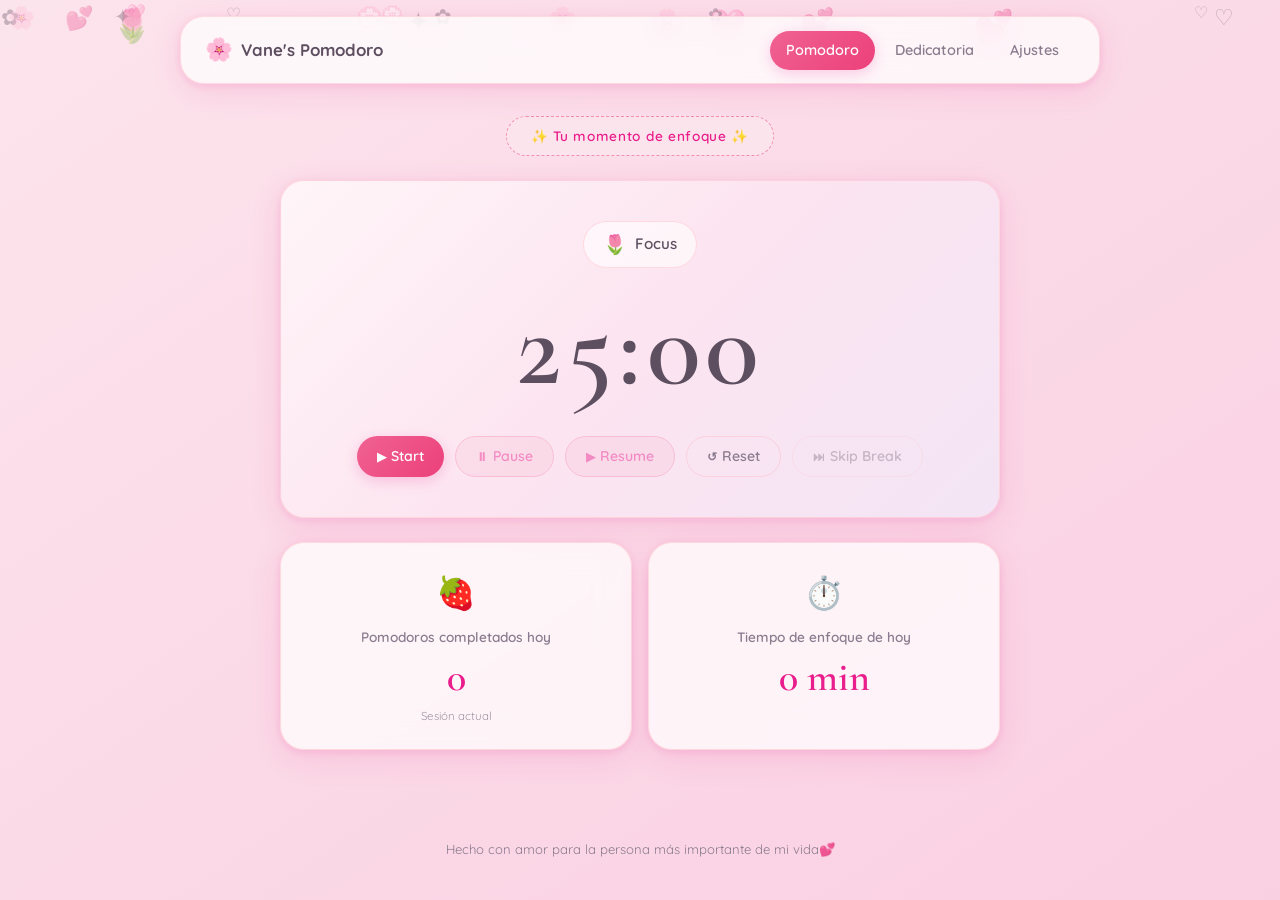
<file: index.html>
<!DOCTYPE html>
<html lang="es">
<head>
  <meta charset="UTF-8">
  <meta name="viewport" content="width=device-width, initial-scale=1.0">
  <meta name="description" content="Pomodoro para Ti — un temporizador elegante y acogedor para tu enfoque diario.">
  <title>Vane's Pomodoro</title>
  <link rel="icon" type="image/png" href="favicon.png">
  <link rel="stylesheet" href="styles.css">
  <!-- Google Fonts: elegant feminine typography -->
  <link rel="preconnect" href="https://fonts.googleapis.com">
  <link rel="preconnect" href="https://fonts.gstatic.com" crossorigin>
  <link href="https://fonts.googleapis.com/css2?family=Cormorant+Garamond:ital,wght@0,400;0,600;1,400&family=Quicksand:wght@400;500;600;700&family=Dancing+Script:wght@400;600&display=swap" rel="stylesheet">
</head>
<body>
  <!-- Animated floating decorative elements -->
  <div class="floating-bg" aria-hidden="true" id="floating-bg"></div>

  <div class="app-shell">
    <!-- Navigation -->
    <header class="navbar glass-card fade-in">
      <a href="#/" class="nav-brand" aria-label="Inicio">
        <span class="brand-icon">🌸</span>
        <span class="brand-text">Vane's Pomodoro</span>
      </a>
      <nav class="nav-links" aria-label="Navegación principal">
        <a href="#/pomodoro" class="nav-link" data-route="pomodoro">Pomodoro</a>
        <a href="#/dedicatoria" class="nav-link" data-route="dedicatoria">Dedicatoria</a>
        <a href="#/ajustes" class="nav-link" data-route="ajustes">Ajustes</a>
      </nav>
      <button class="nav-menu-toggle" id="nav-toggle" aria-label="Abrir menú" aria-expanded="false">
        <span></span><span></span><span></span>
      </button>
    </header>

    <main class="main-content">
      <!-- ==================== POMODORO PAGE ==================== -->
      <section id="page-pomodoro" class="page active" data-page="pomodoro">
        <div class="page-inner fade-in">
          <div class="ribbon-badge">✨ Tu momento de enfoque ✨</div>

          <div class="timer-card glass-card mode-focus" id="timer-card">
            <div class="mode-indicator" id="mode-indicator">
              <span class="mode-icon" id="mode-icon">🌷</span>
              <span class="mode-label" id="mode-label">Focus</span>
            </div>

            <div class="timer-display" id="timer-display" aria-live="polite">25:00</div>

            <div class="timer-controls">
              <button class="btn btn-primary" id="btn-start" type="button">
                <span class="btn-icon">▶</span> Start
              </button>
              <button class="btn btn-secondary" id="btn-pause" type="button" disabled>
                <span class="btn-icon">⏸</span> Pause
              </button>
              <button class="btn btn-secondary" id="btn-resume" type="button" disabled>
                <span class="btn-icon">▶</span> Resume
              </button>
              <button class="btn btn-outline" id="btn-reset" type="button">
                <span class="btn-icon">↺</span> Reset
              </button>
              <button class="btn btn-outline" id="btn-skip" type="button">
                <span class="btn-icon">⏭</span> Skip Break
              </button>
            </div>
          </div>

          <div class="stats-row">
            <div class="stat-card glass-card fade-in-delay-1">
              <div class="stat-emoji">🍓</div>
              <p class="stat-label">Pomodoros completados hoy</p>
              <p class="stat-value" id="session-pomodoros">0</p>
              <p class="stat-hint">Sesión actual</p>
            </div>
            <div class="stat-card glass-card fade-in-delay-2">
              <div class="stat-emoji">⏱️</div>
              <p class="stat-label">Tiempo de enfoque de hoy</p>
              <p class="stat-value" id="session-focus-time">0 min</p>
            </div>
          </div>
        </div>
      </section>

      <!-- ==================== DEDICATORIA PAGE ==================== -->
      <section id="page-dedicatoria" class="page" data-page="dedicatoria">
        <div class="page-inner fade-in">
          <h1 class="page-title dedicatoria-title">
            <span class="title-deco">💐</span>
            Para Nani🍓
            <span class="title-deco">💐</span>
          </h1>

          <div class="letter-frame glass-card">
            <div class="letter-corner letter-corner-tl" aria-hidden="true">✿</div>
            <div class="letter-corner letter-corner-tr" aria-hidden="true">✿</div>
            <div class="letter-corner letter-corner-bl" aria-hidden="true">♡</div>
            <div class="letter-corner letter-corner-br" aria-hidden="true">♡</div>

            <div class="letter-sparkles" aria-hidden="true">
              <span>✦</span><span>✧</span><span>✦</span>
            </div>

            <div class="letter-separator" aria-hidden="true">
              <span>— ♡ —</span>
            </div>

            <div class="letter-body" id="letter-body">
<p>Mi niña preciosa,</p>

<p>¡20 meses juntos! 💗 La verdad me parece increíble lo rápido que ha pasado el tiempo. Siento que fue ayer cuando empezamos esta historia, y ahora ya hemos compartido tantos momentos, tantas risas, tantas aventuras, tantos abrazos y hasta los días difíciles que, al final, también nos hicieron más fuertes.</p>

<p>Me impresiona mucho ver cuánto hemos crecido juntos. No solo como pareja, sino también como personas. Hemos aprendido el uno del otro, nos hemos apoyado cuando más lo necesitábamos, hemos celebrado nuestras pequeñas y grandes victorias, y hemos demostrado que, pase lo que pase, seguimos eligiéndonos todos los días.</p>

<p>Te amo mucho, mucho, muchísimo. Casi siempre siento que esas palabras se quedan cortas para expresar todo lo que significas para mí. Eres una parte muy importante de mi vida, de mis días, de mis pensamientos y de mis sueños. Tu sonrisa tiene la capacidad de alegrarme incluso en los momentos más difíciles, y estar contigo hace que cualquier lugar se sienta como mi hogar, pues, tú, tú eres mi hogar.💕</p>

<p>No sabes que tan agradecido estoy porque sigas en mi vida, y porque yo siga teniendo la fortuna de estar en la tuya. Gracias por quererme, por tenerme paciencia, por escucharme, por hacerme reír, por acompañarme en cada etapa, por regalarme tantos recuerdos que voy a guardar siempre con muchísimo cariño, y, principalmente, por darme un Amor tan genuino, sincero, desinteresado y real, un amor que nunca antes había sentido y estoy seguro que sería incapaz de volver a sentir.</p>

<p>Te hice este pequeño regalo porque sé lo mucho que te apasiona estudiar, aprender y superarte. Espero que te guste muchísimo, que le des un muy buen uso y que cada vez que lo abras recuerdes que fue hecho con todo mi cariño y pensando en ti🥹. Me hace muy feliz poder regalarte algo que pueda acompañarte en cada paso que des.💕</p>

<p>Quizás no sea el mejor escribiendo cartas, pero siento que este tipo de detalles me permiten demostrarte cuánto te amo de una forma muy especial. Me encanta poder regalarte algo que no solo sea bonito, sino que también pueda ayudarte y recordarte lo orgulloso que estoy de ti y de todo lo que eres capaz de lograr.</p>

<p>Solo quiero pedirte una cosa: nunca dejemos de amarnos. Que estos 20 meses sean apenas el comienzo de una historia muchísimo más grande. Ojalá algún día podamos mirar atrás y sonreír al recordar que esos 20 meses terminaron convirtiéndose en 20 años, y luego en toda una vida. Que nuestras vidas sean dos líneas que, una vez se encontraron, y jamás volvieron a separarse.</p>

<p>Felices 20 meses, mi amor. Espero que este sea solo un pequeño número comparado con todos los meses, años y momentos maravillosos que aún nos esperan. Te amo con todo mi corazón, hoy, mañana y siempre. 🥹💕</p>
            </div>

            <div class="letter-separator" aria-hidden="true">
              <span>— ✿ —</span>
            </div>

            <div class="letter-signature" id="letter-signature">
              Con cariño,<br>
              Angelito
            </div>
          </div>
        </div>
      </section>

      <!-- ==================== AJUSTES PAGE ==================== -->
      <section id="page-ajustes" class="page" data-page="ajustes">
        <div class="page-inner fade-in">
          <h1 class="page-title">
            <span class="title-deco">🎀</span>
            Ajustes
            <span class="title-deco">🎀</span>
          </h1>

          <div class="settings-grid">
            <!-- Timer settings -->
            <div class="settings-card glass-card fade-in-delay-1">
              <h2 class="settings-heading">⏰ Temporizador</h2>

              <div class="setting-row">
                <label for="setting-work">Sesión de trabajo (min)</label>
                <input type="number" id="setting-work" min="1" max="120" value="25">
              </div>
              <div class="setting-row">
                <label for="setting-short">Descanso corto (min)</label>
                <input type="number" id="setting-short" min="1" max="60" value="5">
              </div>
              <div class="setting-row">
                <label for="setting-long">Descanso largo (min)</label>
                <input type="number" id="setting-long" min="1" max="120" value="15">
              </div>
              <div class="setting-row">
                <label for="setting-long-interval">Pomodoros antes de descanso largo</label>
                <input type="number" id="setting-long-interval" min="2" max="10" value="4">
              </div>
              <div class="setting-row toggle-row">
                <label for="setting-auto-start">Auto-iniciar siguiente sesión</label>
                <input type="checkbox" id="setting-auto-start" class="toggle">
              </div>
              <div class="setting-row toggle-row">
                <label for="setting-auto-break">Auto-iniciar descansos</label>
                <input type="checkbox" id="setting-auto-break" class="toggle">
              </div>
            </div>

            <!-- Alarm settings -->
            <div class="settings-card glass-card fade-in-delay-2">
              <h2 class="settings-heading">🔔 Alarmas</h2>

              <div class="setting-row">
                <label for="setting-sound">Sonido de alarma</label>
                <select id="setting-sound">
                  <option value="bell">Bell</option>
                  <option value="chime">Chime</option>
                  <option value="piano">Piano</option>
                  <option value="forest">Forest</option>
                  <option value="digital">Digital</option>
                </select>
              </div>
              <div class="setting-row">
                <label for="setting-volume">Volumen</label>
                <input type="range" id="setting-volume" min="0" max="100" value="70">
                <span class="volume-label" id="volume-label">70%</span>
              </div>
              <div class="setting-row toggle-row">
                <label for="setting-muted">Silenciar sonidos</label>
                <input type="checkbox" id="setting-muted" class="toggle">
              </div>
              <button class="btn btn-outline btn-preview" id="btn-preview-sound" type="button">
                🎵 Probar sonido
              </button>
            </div>

            <!-- Appearance -->
            <div class="settings-card glass-card fade-in-delay-3">
              <h2 class="settings-heading">🌙 Apariencia</h2>
              <div class="setting-row toggle-row">
                <label for="setting-dark">Modo oscuro</label>
                <input type="checkbox" id="setting-dark" class="toggle">
              </div>
            </div>

            <!-- Lifetime statistics -->
            <div class="settings-card glass-card stats-panel fade-in-delay-4">
              <h2 class="settings-heading">📊 Estadísticas</h2>
              <div class="lifetime-stats">
                <div class="lifetime-stat">
                  <span class="lifetime-stat-label">Pomodoros de hoy</span>
                  <span class="lifetime-stat-value" id="stat-today-pomodoros">0</span>
                </div>
                <div class="lifetime-stat">
                  <span class="lifetime-stat-label">Tiempo de enfoque hoy</span>
                  <span class="lifetime-stat-value" id="stat-today-focus">0 min</span>
                </div>
                <div class="lifetime-stat">
                  <span class="lifetime-stat-label">Racha actual</span>
                  <span class="lifetime-stat-value" id="stat-current-streak">0 días</span>
                </div>
                <div class="lifetime-stat">
                  <span class="lifetime-stat-label">Racha más larga</span>
                  <span class="lifetime-stat-value" id="stat-longest-streak">0 días</span>
                </div>
                <div class="lifetime-stat">
                  <span class="lifetime-stat-label">Total de pomodoros</span>
                  <span class="lifetime-stat-value" id="stat-total-pomodoros">0</span>
                </div>
              </div>
            </div>
          </div>
        </div>
      </section>
    </main>

    <footer class="app-footer fade-in">
      <p>Hecho con amor para la persona más importante de mi vida💕</p>
    </footer>
  </div>

  <!-- Classic scripts (no ES modules) — works on file:// and GitHub Pages -->
  <script src="js/storage.js"></script>
  <script src="js/sounds.js"></script>
  <script src="js/router.js"></script>
  <script src="js/timer.js"></script>
  <script src="js/settings.js"></script>
  <script src="script.js"></script>
</body>
</html>
</file>
<file: styles.css>
/* ============================================================
   Pomodoro para Ti — Premium Pastel Stylesheet
   ============================================================ */

:root {
  /* Focus mode palette — calming pinks & lavenders */
  --bg-gradient-1: #fce4ec;
  --bg-gradient-2: #f8bbd9;
  --bg-gradient-3: #e1bee7;
  --card-bg: rgba(255, 255, 255, 0.72);
  --card-border: rgba(255, 182, 193, 0.45);
  --text-primary: #5d4e60;
  --text-secondary: #8b7b8e;
  --accent: #e91e8c;
  --accent-soft: #f48fb1;
  --accent-light: #fce4ec;
  --shadow: rgba(233, 30, 140, 0.12);
  --shadow-deep: rgba(233, 30, 140, 0.2);
  --timer-bg: linear-gradient(135deg, #fff5f8 0%, #fce4f0 50%, #f3e5f5 100%);
  --btn-primary: linear-gradient(135deg, #f06292, #ec407a);
  --btn-primary-hover: linear-gradient(135deg, #ec407a, #e91e63);
  --glass-blur: 16px;
  --radius: 24px;
  --radius-sm: 14px;
  --font-body: 'Quicksand', sans-serif;
  --font-display: 'Cormorant Garamond', serif;
  --font-handwriting: 'Dancing Script', cursive;
}

/* Break mode — lighter, playful pastels */
body.mode-break {
  --bg-gradient-1: #e8f5e9;
  --bg-gradient-2: #f1f8e9;
  --bg-gradient-3: #fff9c4;
  --timer-bg: linear-gradient(135deg, #f9fff9 0%, #fffde7 50%, #fce4ec 100%);
  --accent: #81c784;
  --accent-soft: #a5d6a7;
}

body.mode-long-break {
  --bg-gradient-1: #e3f2fd;
  --bg-gradient-2: #fce4ec;
  --bg-gradient-3: #f3e5f5;
  --timer-bg: linear-gradient(135deg, #f0f8ff 0%, #fce4f0 50%, #ede7f6 100%);
  --accent: #7986cb;
  --accent-soft: #9fa8da;
}

/* Dark mode */
body.dark-mode {
  --bg-gradient-1: #1a1220;
  --bg-gradient-2: #2d1f35;
  --bg-gradient-3: #1e1630;
  --card-bg: rgba(40, 30, 50, 0.78);
  --card-border: rgba(244, 143, 177, 0.25);
  --text-primary: #f5e6f0;
  --text-secondary: #c4a8bc;
  --accent: #f48fb1;
  --accent-soft: #f06292;
  --accent-light: #3d2a45;
  --shadow: rgba(0, 0, 0, 0.3);
  --shadow-deep: rgba(0, 0, 0, 0.45);
  --timer-bg: linear-gradient(135deg, #2a2035 0%, #352840 50%, #2d2540 100%);
  --btn-primary: linear-gradient(135deg, #ad1457, #c2185b);
  --btn-primary-hover: linear-gradient(135deg, #c2185b, #d81b60);
}

/* ---- Reset & Base ---- */
*, *::before, *::after {
  box-sizing: border-box;
  margin: 0;
  padding: 0;
}

html {
  scroll-behavior: smooth;
}

body {
  font-family: var(--font-body);
  color: var(--text-primary);
  background: linear-gradient(145deg, var(--bg-gradient-1), var(--bg-gradient-2), var(--bg-gradient-3));
  background-size: 400% 400%;
  animation: gradientShift 20s ease infinite;
  min-height: 100vh;
  line-height: 1.6;
  transition: background 0.8s ease, color 0.4s ease;
  overflow-x: hidden;
}

@keyframes gradientShift {
  0%, 100% { background-position: 0% 50%; }
  50% { background-position: 100% 50%; }
}

/* ---- Floating background petals/hearts ---- */
.floating-bg {
  position: fixed;
  inset: 0;
  pointer-events: none;
  z-index: 0;
  overflow: hidden;
}

.float-particle {
  position: absolute;
  font-size: 1.2rem;
  opacity: 0.35;
  animation: floatUp linear infinite;
  user-select: none;
}

@keyframes floatUp {
  0% {
    transform: translateY(100vh) rotate(0deg) scale(0.6);
    opacity: 0;
  }
  10% { opacity: 0.35; }
  90% { opacity: 0.25; }
  100% {
    transform: translateY(-10vh) rotate(360deg) scale(1);
    opacity: 0;
  }
}

/* ---- App shell ---- */
.app-shell {
  position: relative;
  z-index: 1;
  max-width: 960px;
  margin: 0 auto;
  padding: 1rem 1.25rem 2rem;
  min-height: 100vh;
  display: flex;
  flex-direction: column;
}

/* ---- Glass card utility ---- */
.glass-card {
  background: var(--card-bg);
  backdrop-filter: blur(var(--glass-blur));
  -webkit-backdrop-filter: blur(var(--glass-blur));
  border: 1px solid var(--card-border);
  border-radius: var(--radius);
  box-shadow: 0 8px 32px var(--shadow), 0 2px 8px var(--shadow);
}

/* ---- Navbar ---- */
.navbar {
  display: flex;
  align-items: center;
  justify-content: space-between;
  padding: 0.85rem 1.5rem;
  margin-bottom: 2rem;
  position: sticky;
  top: 1rem;
  z-index: 100;
}

.nav-brand {
  display: flex;
  align-items: center;
  gap: 0.5rem;
  text-decoration: none;
  color: var(--text-primary);
  font-weight: 700;
  font-size: 1.05rem;
}

.brand-icon { font-size: 1.4rem; }

.nav-links {
  display: flex;
  gap: 0.25rem;
}

.nav-link {
  text-decoration: none;
  color: var(--text-secondary);
  font-weight: 600;
  font-size: 0.9rem;
  padding: 0.5rem 1rem;
  border-radius: 999px;
  transition: all 0.3s ease;
  position: relative;
}

.nav-link:hover {
  color: var(--accent);
  background: rgba(244, 143, 177, 0.15);
}

.nav-link.active {
  color: #fff;
  background: var(--btn-primary);
  box-shadow: 0 4px 14px var(--shadow-deep);
}

.nav-menu-toggle {
  display: none;
  flex-direction: column;
  gap: 5px;
  background: none;
  border: none;
  cursor: pointer;
  padding: 0.5rem;
}

.nav-menu-toggle span {
  display: block;
  width: 24px;
  height: 2px;
  background: var(--text-primary);
  border-radius: 2px;
  transition: 0.3s;
}

/* ---- Main content & pages ---- */
.main-content {
  flex: 1;
}

.page {
  display: none;
}

.page.active {
  display: block;
}

.page-inner {
  max-width: 720px;
  margin: 0 auto;
}

.page-title {
  font-family: var(--font-display);
  font-size: clamp(2rem, 5vw, 3rem);
  font-weight: 600;
  text-align: center;
  margin-bottom: 2rem;
  color: var(--text-primary);
  letter-spacing: 0.02em;
}

.title-deco {
  opacity: 0.7;
  margin: 0 0.4rem;
}

/* ---- Ribbon badge ---- */
.ribbon-badge {
  text-align: center;
  font-size: 0.85rem;
  font-weight: 600;
  color: var(--accent);
  background: var(--accent-light);
  padding: 0.5rem 1.5rem;
  border-radius: 999px;
  width: fit-content;
  margin: 0 auto 1.5rem;
  border: 1px dashed var(--accent-soft);
  letter-spacing: 0.05em;
}

/* ---- Timer card ---- */
.timer-card {
  padding: 2.5rem 2rem;
  text-align: center;
  background: var(--timer-bg);
  transition: background 0.8s ease, box-shadow 0.4s ease;
  margin-bottom: 1.5rem;
}

.timer-card.running .timer-display {
  animation: timerPulse 2s ease-in-out infinite;
}

@keyframes timerPulse {
  0%, 100% { transform: scale(1); }
  50% { transform: scale(1.02); }
}

.mode-indicator {
  display: inline-flex;
  align-items: center;
  gap: 0.5rem;
  background: rgba(255, 255, 255, 0.6);
  padding: 0.45rem 1.2rem;
  border-radius: 999px;
  margin-bottom: 1.5rem;
  font-weight: 600;
  font-size: 0.95rem;
  border: 1px solid var(--card-border);
}

.mode-icon { font-size: 1.2rem; }

.timer-display {
  font-family: var(--font-display);
  font-size: clamp(4rem, 15vw, 7rem);
  font-weight: 600;
  letter-spacing: 0.05em;
  color: var(--text-primary);
  line-height: 1;
  margin-bottom: 2rem;
  transition: transform 0.3s ease;
}

/* ---- Buttons ---- */
.timer-controls {
  display: flex;
  flex-wrap: wrap;
  gap: 0.65rem;
  justify-content: center;
}

.btn {
  font-family: var(--font-body);
  font-weight: 600;
  font-size: 0.88rem;
  padding: 0.65rem 1.25rem;
  border-radius: 999px;
  border: none;
  cursor: pointer;
  display: inline-flex;
  align-items: center;
  gap: 0.35rem;
  transition: all 0.3s cubic-bezier(0.34, 1.56, 0.64, 1);
  position: relative;
  overflow: hidden;
}

.btn::after {
  content: '';
  position: absolute;
  inset: 0;
  background: rgba(255, 255, 255, 0.2);
  opacity: 0;
  transition: opacity 0.3s;
}

.btn:hover:not(:disabled)::after { opacity: 1; }

.btn:hover:not(:disabled) {
  transform: translateY(-2px);
  box-shadow: 0 6px 20px var(--shadow-deep);
}

.btn:active:not(:disabled) {
  transform: translateY(0);
}

.btn:disabled {
  opacity: 0.45;
  cursor: not-allowed;
}

.btn-primary {
  background: var(--btn-primary);
  color: #fff;
  box-shadow: 0 4px 14px var(--shadow-deep);
}

.btn-primary:hover:not(:disabled) {
  background: var(--btn-primary-hover);
}

.btn-secondary {
  background: rgba(244, 143, 177, 0.25);
  color: var(--accent);
  border: 1px solid var(--accent-soft);
}

.btn-outline {
  background: transparent;
  color: var(--text-secondary);
  border: 1.5px solid var(--card-border);
}

.btn-outline:hover:not(:disabled) {
  border-color: var(--accent-soft);
  color: var(--accent);
}

.btn-icon { font-size: 0.75rem; }

.btn-preview {
  width: 100%;
  margin-top: 0.5rem;
  justify-content: center;
}

/* ---- Session stats row ---- */
.stats-row {
  display: grid;
  grid-template-columns: repeat(auto-fit, minmax(240px, 1fr));
  gap: 1rem;
}

.stat-card {
  padding: 1.5rem;
  text-align: center;
}

.stat-emoji {
  font-size: 2rem;
  margin-bottom: 0.5rem;
}

.stat-label {
  font-size: 0.85rem;
  color: var(--text-secondary);
  font-weight: 600;
  margin-bottom: 0.35rem;
}

.stat-value {
  font-family: var(--font-display);
  font-size: 2.5rem;
  font-weight: 600;
  color: var(--accent);
  line-height: 1.2;
}

.stat-hint {
  font-size: 0.72rem;
  color: var(--text-secondary);
  margin-top: 0.35rem;
  opacity: 0.8;
}

/* ---- Dedicatoria page ---- */
.dedicatoria-title {
  background: linear-gradient(135deg, var(--accent), var(--accent-soft));
  -webkit-background-clip: text;
  -webkit-text-fill-color: transparent;
  background-clip: text;
}

.letter-frame {
  position: relative;
  padding: 2.5rem 2rem 2rem;
  max-width: 600px;
  margin: 0 auto;
}

.letter-corner {
  position: absolute;
  font-size: 1.4rem;
  color: var(--accent-soft);
  opacity: 0.7;
}

.letter-corner-tl { top: 1rem; left: 1.2rem; }
.letter-corner-tr { top: 1rem; right: 1.2rem; }
.letter-corner-bl { bottom: 1rem; left: 1.2rem; }
.letter-corner-br { bottom: 1rem; right: 1.2rem; }

.letter-sparkles {
  text-align: center;
  color: var(--accent-soft);
  letter-spacing: 1.5rem;
  font-size: 0.9rem;
  margin-bottom: 0.5rem;
  opacity: 0.6;
}

.letter-separator {
  text-align: center;
  color: var(--accent-soft);
  font-size: 0.85rem;
  margin: 1.25rem 0;
  opacity: 0.7;
  letter-spacing: 0.2em;
}

.letter-body {
  font-family: var(--font-display);
  font-size: 1.15rem;
  line-height: 1.85;
  color: var(--text-primary);
  padding: 0 0.5rem;
}

.letter-body p { margin-bottom: 1rem; }

.letter-signature {
  font-family: var(--font-handwriting);
  font-size: 1.6rem;
  text-align: right;
  color: var(--accent);
  margin-top: 1rem;
  padding-right: 1rem;
}

/* ---- Settings page ---- */
.settings-grid {
  display: grid;
  grid-template-columns: repeat(auto-fit, minmax(280px, 1fr));
  gap: 1.25rem;
}

.settings-card {
  padding: 1.75rem;
}

.settings-heading {
  font-family: var(--font-display);
  font-size: 1.35rem;
  font-weight: 600;
  margin-bottom: 1.25rem;
  padding-bottom: 0.75rem;
  border-bottom: 1px dashed var(--card-border);
}

.setting-row {
  display: flex;
  align-items: center;
  justify-content: space-between;
  gap: 1rem;
  margin-bottom: 1rem;
  flex-wrap: wrap;
}

.setting-row label {
  font-size: 0.88rem;
  font-weight: 600;
  color: var(--text-secondary);
  flex: 1;
  min-width: 140px;
}

.setting-row input[type="number"],
.setting-row select {
  font-family: var(--font-body);
  padding: 0.5rem 0.75rem;
  border: 1.5px solid var(--card-border);
  border-radius: var(--radius-sm);
  background: rgba(255, 255, 255, 0.5);
  color: var(--text-primary);
  font-size: 0.9rem;
  width: 90px;
  text-align: center;
  transition: border-color 0.3s, box-shadow 0.3s;
}

body.dark-mode .setting-row input[type="number"],
body.dark-mode .setting-row select {
  background: rgba(30, 20, 40, 0.6);
}

.setting-row input[type="number"]:focus,
.setting-row select:focus {
  outline: none;
  border-color: var(--accent-soft);
  box-shadow: 0 0 0 3px rgba(244, 143, 177, 0.2);
}

.setting-row select { width: auto; min-width: 110px; }

.setting-row input[type="range"] {
  flex: 1;
  min-width: 100px;
  accent-color: var(--accent);
}

.volume-label {
  font-size: 0.85rem;
  font-weight: 600;
  color: var(--accent);
  min-width: 40px;
  text-align: right;
}

/* Toggle switch */
.toggle-row { padding: 0.25rem 0; }

.toggle {
  appearance: none;
  width: 48px;
  height: 26px;
  background: rgba(200, 180, 190, 0.5);
  border-radius: 999px;
  position: relative;
  cursor: pointer;
  transition: background 0.3s;
  flex-shrink: 0;
}

.toggle::after {
  content: '';
  position: absolute;
  top: 3px;
  left: 3px;
  width: 20px;
  height: 20px;
  background: #fff;
  border-radius: 50%;
  transition: transform 0.3s cubic-bezier(0.34, 1.56, 0.64, 1);
  box-shadow: 0 2px 6px var(--shadow);
}

.toggle:checked {
  background: var(--accent-soft);
}

.toggle:checked::after {
  transform: translateX(22px);
}

/* Lifetime statistics panel */
.stats-panel { grid-column: 1 / -1; }

.lifetime-stats {
  display: grid;
  grid-template-columns: repeat(auto-fit, minmax(160px, 1fr));
  gap: 1rem;
}

.lifetime-stat {
  background: rgba(255, 255, 255, 0.35);
  border-radius: var(--radius-sm);
  padding: 1rem;
  text-align: center;
  border: 1px solid var(--card-border);
  transition: transform 0.3s ease;
}

body.dark-mode .lifetime-stat {
  background: rgba(255, 255, 255, 0.05);
}

.lifetime-stat:hover {
  transform: translateY(-2px);
}

.lifetime-stat-label {
  display: block;
  font-size: 0.78rem;
  color: var(--text-secondary);
  font-weight: 600;
  margin-bottom: 0.35rem;
}

.lifetime-stat-value {
  display: block;
  font-family: var(--font-display);
  font-size: 1.75rem;
  font-weight: 600;
  color: var(--accent);
}

/* ---- Footer ---- */
.app-footer {
  text-align: center;
  padding: 2rem 0 0.5rem;
  font-size: 0.82rem;
  color: var(--text-secondary);
  opacity: 0.8;
}

/* ---- Fade-in animations ---- */
.fade-in {
  animation: fadeIn 0.7s ease forwards;
}

.fade-in-delay-1 { animation: fadeIn 0.7s 0.1s ease forwards; opacity: 0; }
.fade-in-delay-2 { animation: fadeIn 0.7s 0.2s ease forwards; opacity: 0; }
.fade-in-delay-3 { animation: fadeIn 0.7s 0.3s ease forwards; opacity: 0; }
.fade-in-delay-4 { animation: fadeIn 0.7s 0.4s ease forwards; opacity: 0; }

@keyframes fadeIn {
  from { opacity: 0; transform: translateY(12px); }
  to { opacity: 1; transform: translateY(0); }
}

/* ---- Responsive ---- */
@media (max-width: 640px) {
  .navbar {
    flex-wrap: wrap;
    padding: 0.75rem 1rem;
  }

  .nav-menu-toggle { display: flex; }

  .nav-links {
    display: none;
    width: 100%;
    flex-direction: column;
    padding-top: 0.75rem;
    gap: 0.35rem;
  }

  .nav-links.open { display: flex; }

  .nav-link {
    text-align: center;
    padding: 0.65rem;
  }

  .timer-card { padding: 2rem 1.25rem; }

  .timer-controls .btn {
    flex: 1 1 calc(50% - 0.65rem);
    justify-content: center;
    min-width: 120px;
  }

  .letter-frame { padding: 2rem 1.25rem 1.5rem; }

  .letter-body { font-size: 1.05rem; }
}

@media (max-width: 380px) {
  .timer-controls .btn {
    flex: 1 1 100%;
  }
}
</file>
